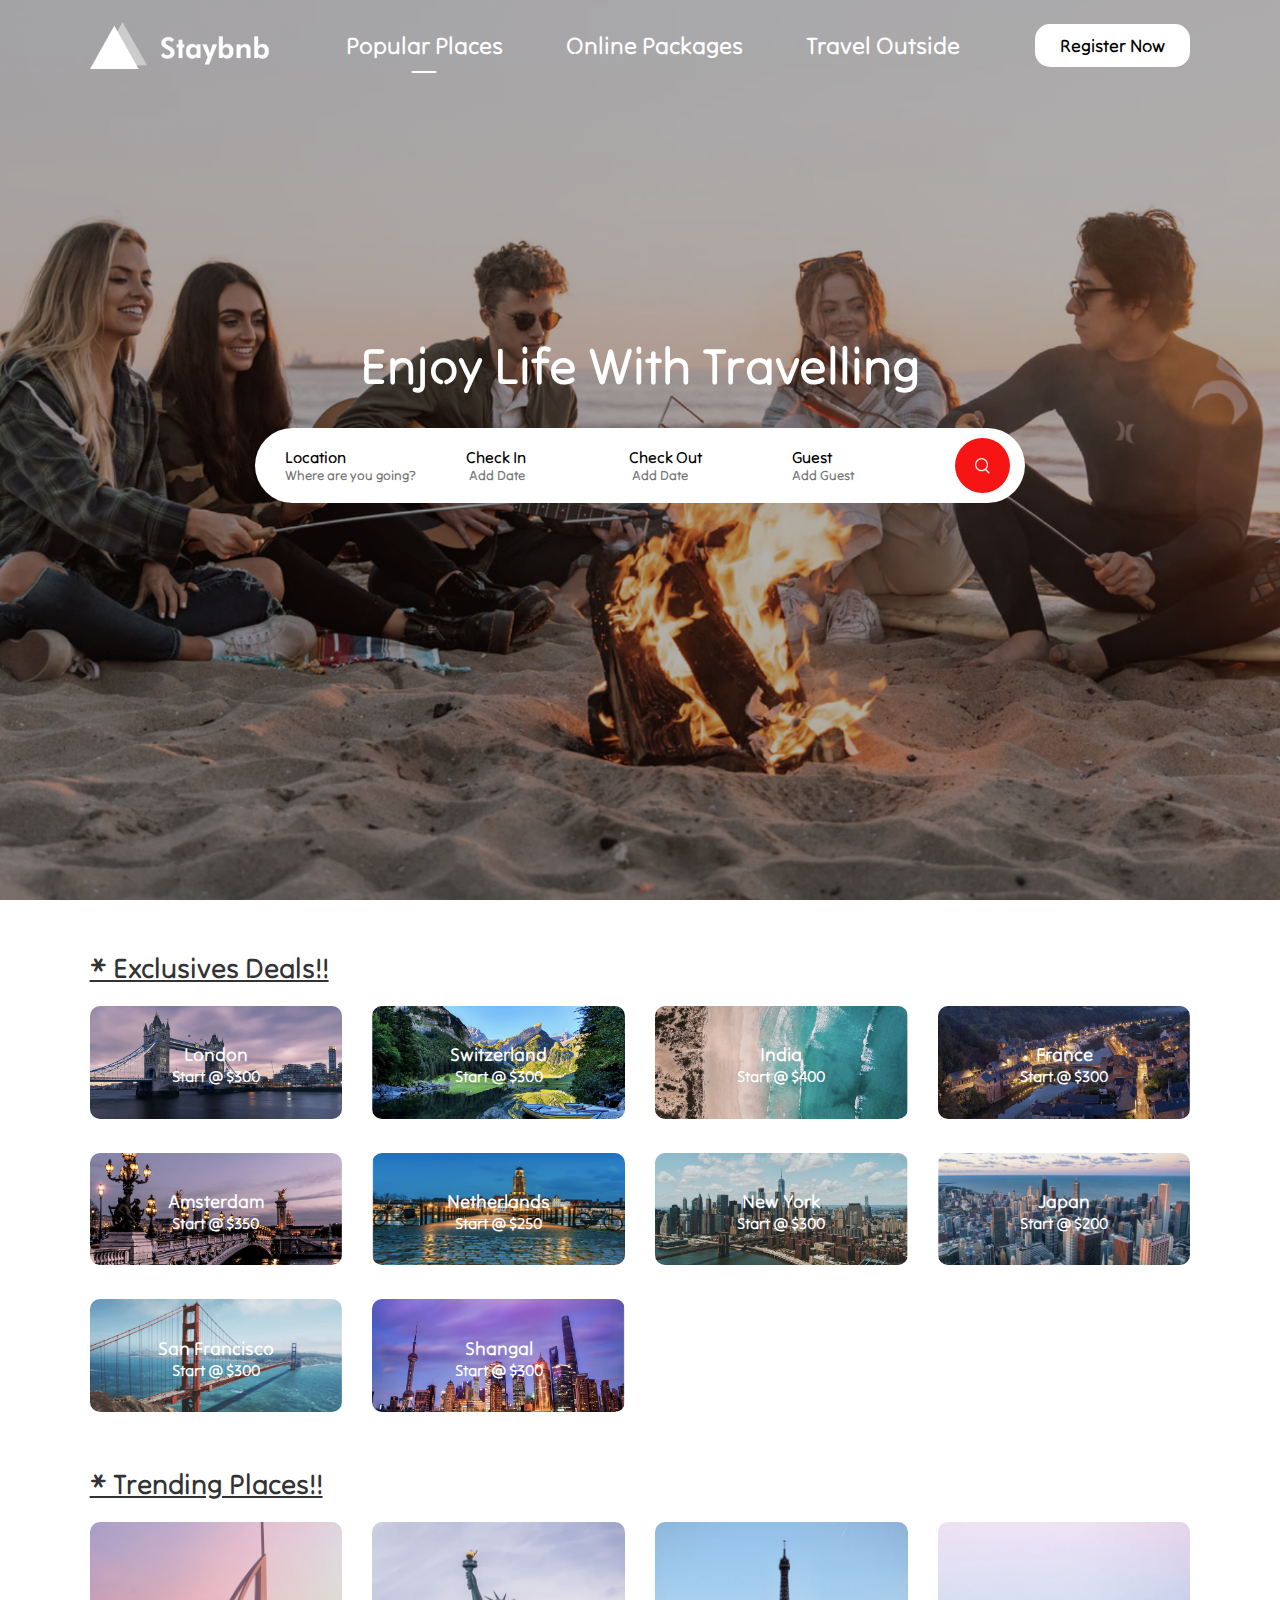
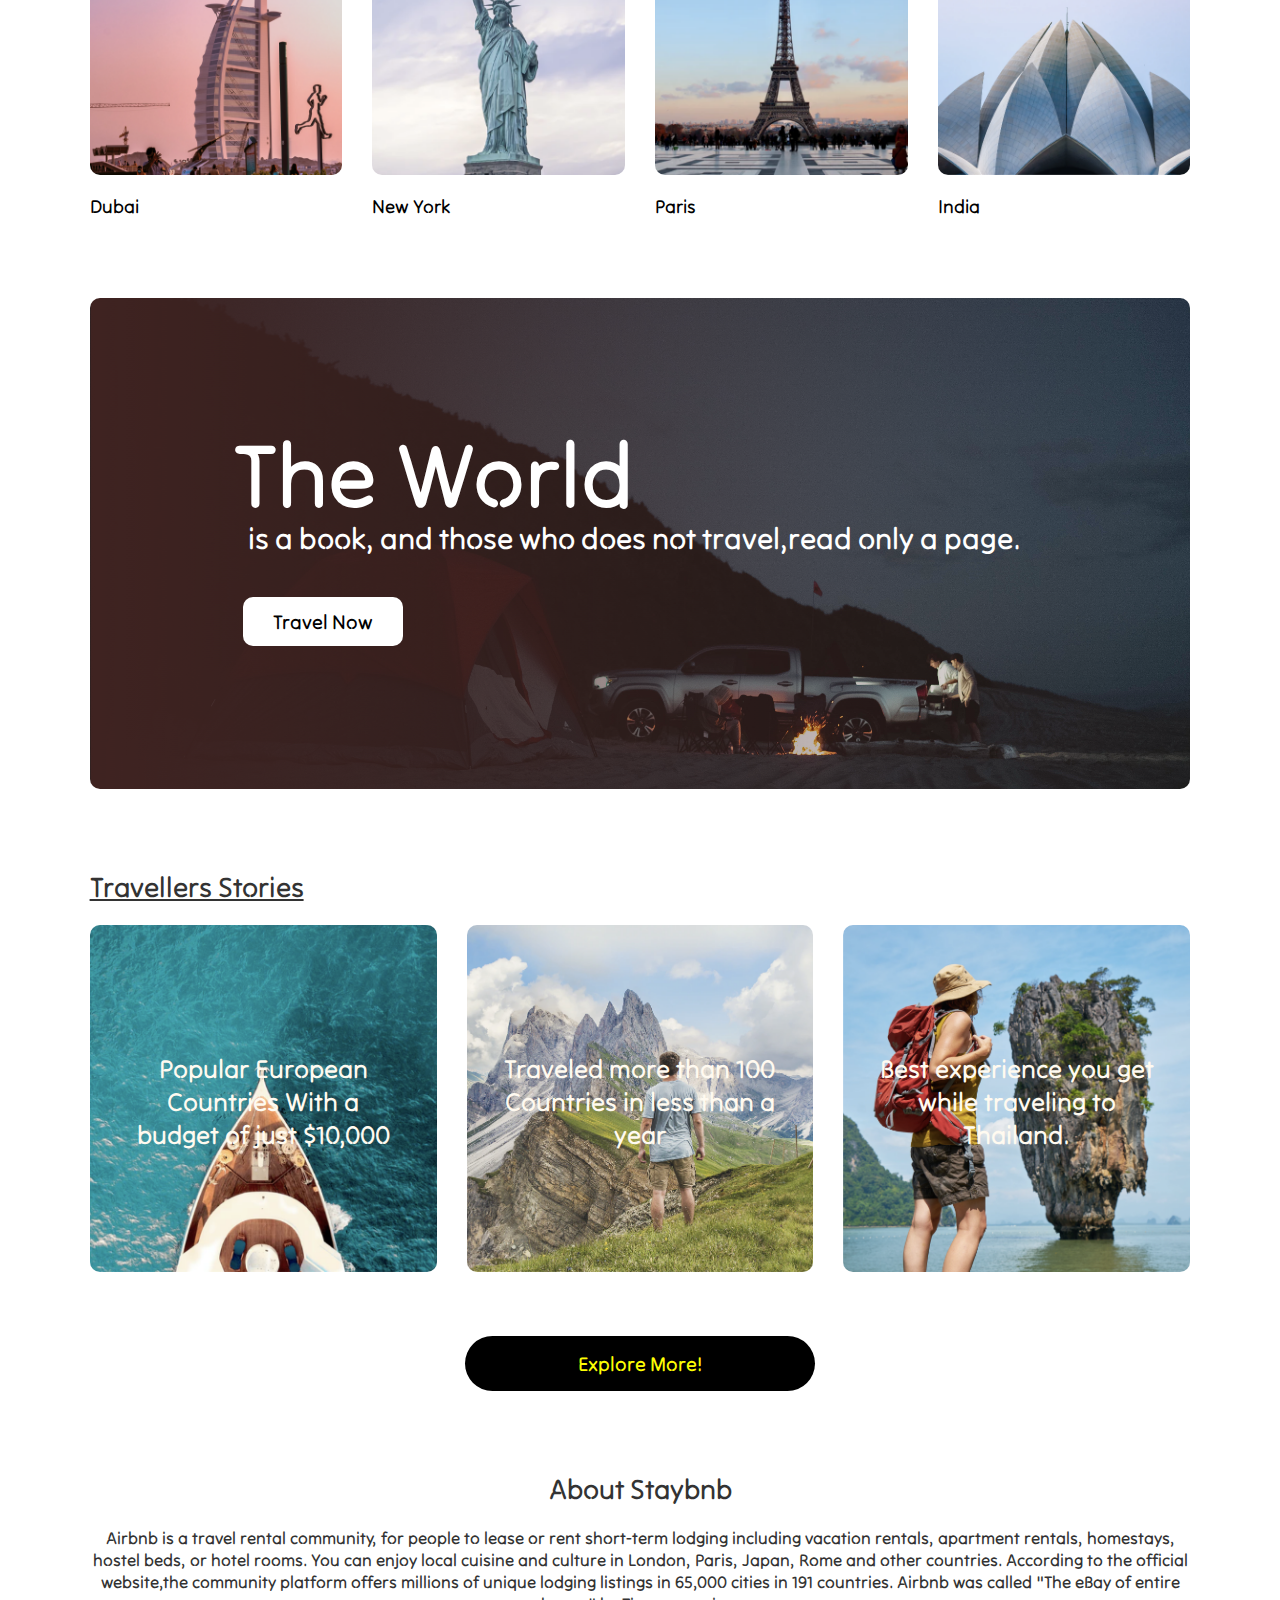
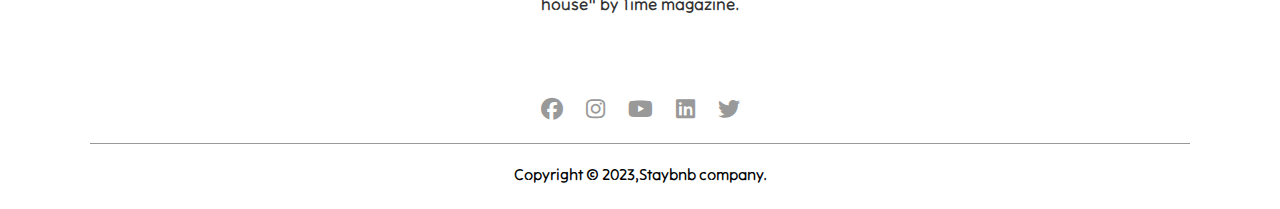
<file: Travel website/index.html>
<!DOCTYPE html>
<html lang="en">
<head>
    <meta charset="UTF-8">
    <meta http-equiv="X-UA-Compatible" content="IE=edge">
    <meta name="viewport" content="width=device-width, initial-scale=1.0">
    <title>MyTravel Website</title>
    <!-- linking the css -->
    <link rel="stylesheet" href="style.css">

    <!-- font awsome cdn -->
    <link rel="stylesheet" href="https://cdnjs.cloudflare.com/ajax/libs/font-awesome/6.3.0/css/all.min.css">

    <!-- google fonts -->
    <link rel="preconnect" href="https://fonts.googleapis.com">
   <link rel="preconnect" href="https://fonts.gstatic.com" crossorigin>
   <link href="https://fonts.googleapis.com/css2?family=Dancing+Script:wght@700&family=Kanit:ital,wght@1,500&family=Noto+Sans:wght@600&family=Poppins:wght@200;400;500;600;700;800;900&family=Racing+Sans+One&family=Tilt+Neon&display=swap" rel="stylesheet">
</head>
<body>
    <div class="header">
        <nav id="navbar">
            <img src="images/logo.png" alt="logo" class="logo">
            <ul class="nav-links">
                <li><a href="#" class="active">Popular Places</a></li>
                <li><a href="index2.html">Online Packages</a></li>
                <li><a href="index3.html">Travel Outside</a></li>
            </ul>
            <a href="#" class="register-btn"> Register Now</a>
            <i class="fa-solid fa-bars" onclick="togglebtn()"></i>
        </nav>
        <div class="container">
            <h1>Enjoy Life With Travelling </h1>
            <div class="search-box">
                <form action="">
                    <div class="location-input">
                        <label for="">Location</label>
                        <input type="text" placeholder="Where are you going? ">
                    </div>
                    <div>
                        <label for="">Check In</label>
                        <input type="text" placeholder=" Add Date">
                    </div>
                    <div>
                        <label for="">Check Out</label>
                        <input type="text" placeholder=" Add Date">
                    </div>
                    <div>
                        <label for="">Guest</label>
                        <input type="text" placeholder="Add Guest">
                    </div>
                    <button type="submit"><img src="images/search.png" alt="search icon"></button>
                </form>
                
            </div>
        </div>
        
    </div>
    <div class="container">
        <h2 class="sub-title">* Exclusives Deals!!</h2>
        <div class="exclusive">
            <div>
                <img src="images/image-1.png" alt="image1">
                <span>
                    <h3>London</h3>
                    <p>Start @ $300</p>
                </span>
            </div>
            <div>
                <img src="images/image-2.png" alt="image2">
                <span>
                    <h3>Switzerland</h3>
                    <p>Start @ $300</p>
                </span>
            </div>
            <div>
                <img src="images/image-3.png" alt="image3">
                <span>
                    <h3>India</h3>
                    <p>Start @ $400</p>
                </span>
            </div>
            <div>
                <img src="images/image-4.png" alt="image4">
                <span>
                    <h3>France</h3>
                    <p>Start @ $300</p>
                </span>
            </div>
            <div>
                <img src="images/image-5.png" alt="image5">
                <span>
                    <h3>Amsterdam</h3>
                    <p>Start @ $350</p>
                </span>
            </div>
            <div>
                <img src="images/image-6.png" alt="image6">
                <span>
                    <h3>Netherlands</h3>
                    <p>Start @ $250</p>
                </span>
            </div>
            <div>
                <img src="images/image-7.png" alt="image7">
                <span>
                    <h3>New York</h3>
                    <p>Start @ $300</p>
                </span>
            </div>
            <div>
                <img src="images/image-8.png" alt="image8">
                <span>
                    <h3>Japan</h3>
                    <p>Start @ $200</p>
                </span>
            </div>
            <div>
                <img src="images/image-9.png" alt="image9">
                <span>
                    <h3>San Francisco</h3>
                    <p>Start @ $300</p>
                </span>
            </div>
            <div>
                <img src="images/image-10.png" alt="image10">
                <span>
                    <h3>Shangal</h3>
                    <p>Start @ $300</p>
                </span>
            </div>
        </div> 

        <h2 class="sub-title">* Trending Places!!</h2>
        <div class="trending">
            <div>
                <img src="images/dubai.png" alt="Dubai">
                <h3>Dubai</h3>
            </div>
            <div>
                <img src="images/new-york.png" alt="New York">
                <h3>New York</h3>
            </div>
            <div>
                <img src="images/paris.png" alt="Paris">
                <h3>Paris</h3>
            </div>
            <div>
                <img src="images/new-delhi.png" alt="India">
                <h3>India</h3>
            </div>
        </div>
        <div class="cta">
            <h3>The World</h3>
            <p>is a book, and those who does not travel,read only a page.</p>
            <a href="#" class="cta-btn">Travel Now</a>
        </div>

        <h2 class="sub-title">Travellers Stories</h2>
        <div class="stories">
            <div>
                <img src="images/story-1.png" alt="story1">
                <p>Popular European Countries With a budget of just $10,000</p>
            </div>
            <div>
                <img src="images/story-2.png" alt="story2">
                <p>Traveled more than 100 Countries in less than a year</p>
            </div>
            <div>
                <img src="images/story-3.png" alt="story3">
                <p>Best experience you get while traveling to Thailand.</p>
            </div>
        </div>
        <a href="#" class="start-btn">Explore More!</a>

        <div class="about-msg">
            <h2>About Staybnb</h2>
            <p>Airbnb is a travel rental community, for people to lease or rent short-term lodging including vacation rentals, apartment rentals, homestays, hostel beds, or hotel rooms. You can enjoy local cuisine and culture in London, Paris, Japan, Rome and other countries. According to the official website,the community platform offers millions of unique lodging listings in 65,000 cities in 191 countries. Airbnb was called "The eBay of entire house" by Time magazine.</p>
        </div>

        <div class="footer">
            <a href="https://www.facebook.com/"><i class="fa-brands fa-facebook"></i></a>
            <a href="https://www.instagram.com/"><i class="fa-brands fa-instagram"></i></a>
            <a href="https://www.youtube.com/"><i class="fa-brands fa-youtube"></i></a>
            <a href="https://www.linkedin.com/"><i class="fa-brands fa-linkedin"></i></a>
            <a href="https://www.twitter.com/"><i class="fa-brands fa-twitter"></i></a>
            <hr>
            <p>Copyright © 2023,Staybnb company. </p>
        </div>
    </div>
    <script>
        var navbar =document.getElementById("navbar");
        function togglebtn(){
            navbar.classList.toggle("hidemenu")
        }
    </script>
</body>
</html>
</file>
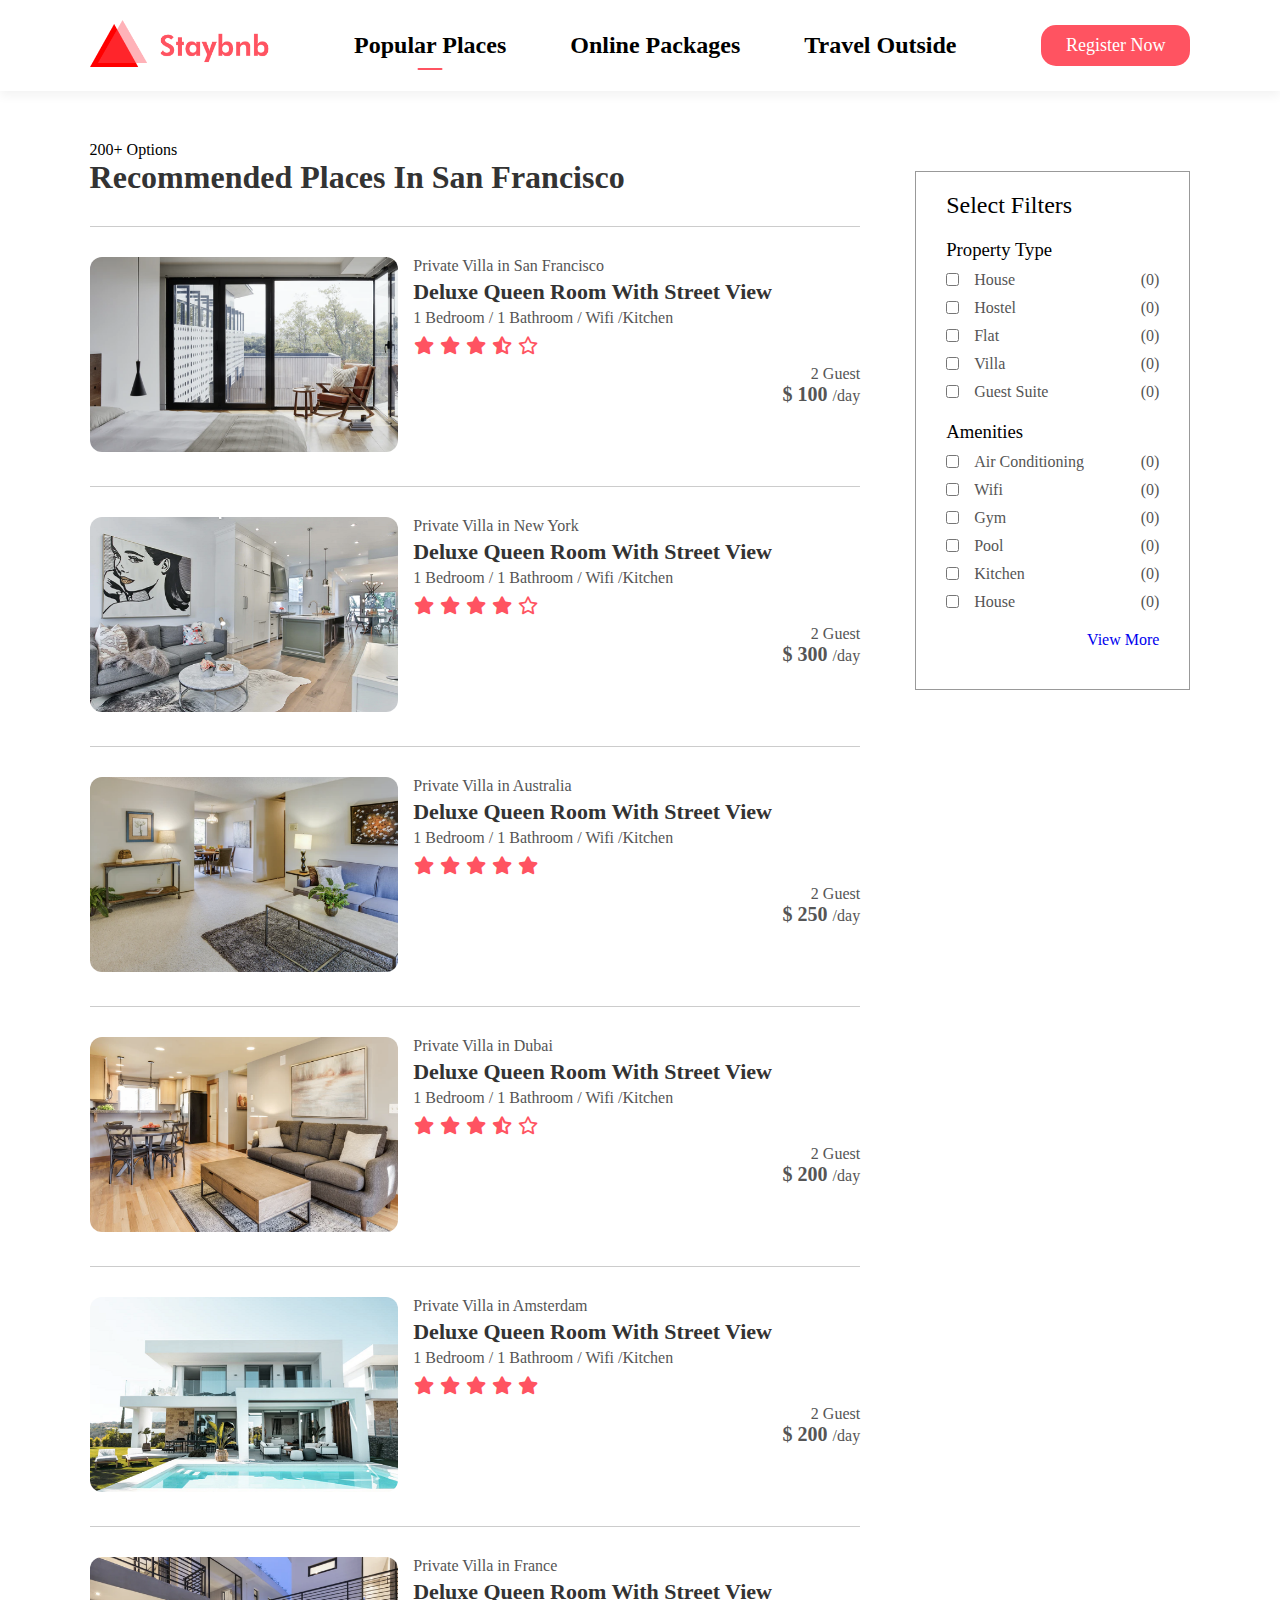
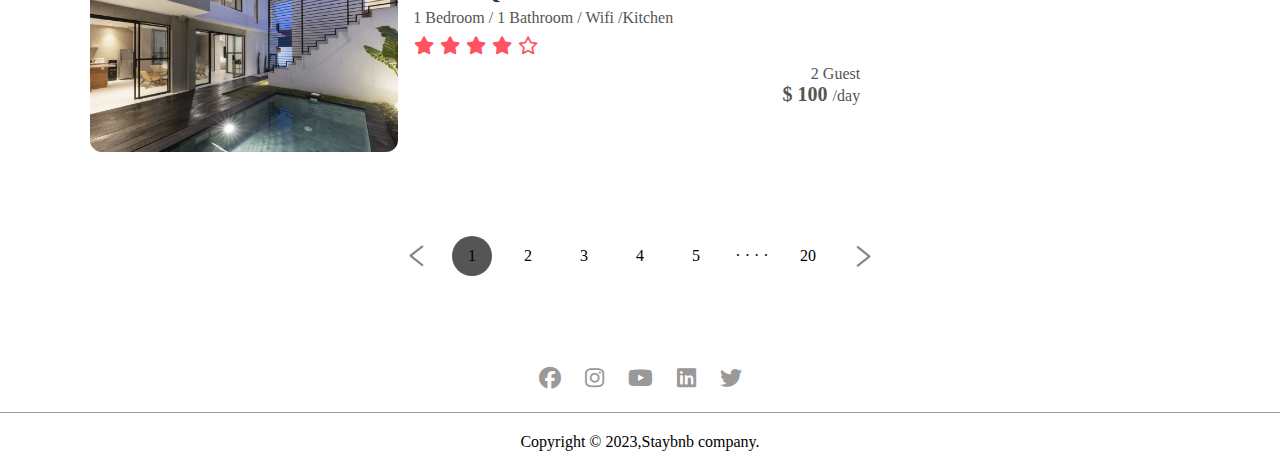
<file: Travel website/index2.html>
<!DOCTYPE html>
<html lang="en">
<head>
    <meta charset="UTF-8">
    <meta http-equiv="X-UA-Compatible" content="IE=edge">
    <meta name="viewport" content="width=device-width, initial-scale=1.0">
    <title>Listing</title>
    <!-- linking the css -->
    <link rel="stylesheet" href="style.css">
    <!-- font awsome cdn -->
     <link rel="stylesheet" href="https://cdnjs.cloudflare.com/ajax/libs/font-awesome/6.3.0/css/all.min.css">
</head>
<body>
    <nav id="navbar" class="navbar-white">
        <a href="index.html"> <img src="images/logo-red.png" alt="logo2" class="logo"></a>
       
        <ul class="nav-links">
            <li><a href="#" class="active">Popular Places</a></li>
            <li><a href="index2.html">Online Packages</a></li>
            <li><a href="index3.html">Travel Outside</a></li>
        </ul>
        <a href="#" class="register-btn"> Register Now</a>
        <i class="fa-solid fa-bars" onclick="togglebtn()"></i>
    </nav>
<div class="container">

    <div class="list-cont">
        <div class="left-col">
            <p>200+ Options</p>
            <h1>Recommended Places In San Francisco</h1>
            <div class="house">
                <div class="house-img">
                    <img src="images/image-s1.png" alt="">
                </div>
                <div class="house-info">
                    <p>Private Villa in San Francisco</p>
                    <h3>Deluxe Queen Room With Street View</h3>
                    <p>1 Bedroom / 1 Bathroom / Wifi /Kitchen</p>
                    <i class="fa-solid fa-star"></i>
                    <i class="fa-solid fa-star"></i>
                    <i class="fa-solid fa-star"></i>
                    <i class="fa-solid fa-star-half-stroke"></i>
                    <i class="fa-regular fa-star"></i>
                    <div class="house-price">
                        <p>2 Guest</p>
                        <h4>$ 100  <span>/day</span></h4>
                    </div>
                </div>
            </div>
            <div class="house">
                <div class="house-img">
                    <img src="images/image-s2.png" alt="">
                </div>
                <div class="house-info">
                    <p>Private Villa in New York</p>
                    <h3>Deluxe Queen Room With Street View</h3>
                    <p>1 Bedroom / 1 Bathroom / Wifi /Kitchen</p>
                    <i class="fa-solid fa-star"></i>
                    <i class="fa-solid fa-star"></i>
                    <i class="fa-solid fa-star"></i>
                    <i class="fa-solid fa-star"></i>
                    <i class="fa-regular fa-star"></i>
                    <div class="house-price">
                        <p>2 Guest</p>
                        <h4>$ 300  <span>/day</span></h4>
                    </div>
                </div>
            </div>
            <div class="house">
                <div class="house-img">
                    <img src="images/image-s3.png" alt="">
                </div>
                <div class="house-info">
                    <p>Private Villa in Australia</p>
                    <h3>Deluxe Queen Room With Street View</h3>
                    <p>1 Bedroom / 1 Bathroom / Wifi /Kitchen</p>
                    <i class="fa-solid fa-star"></i>
                    <i class="fa-solid fa-star"></i>
                    <i class="fa-solid fa-star"></i>
                    <i class="fa-solid fa-star"></i>
                    <i class="fa-solid fa-star"></i>
                    
                    <div class="house-price">
                        <p>2 Guest</p>
                        <h4>$ 250  <span>/day</span></h4>
                    </div>
                </div>
            </div>
            <div class="house">
                <div class="house-img">
                    <img src="images/image-s4.png" alt="">
                </div>
                <div class="house-info">
                    <p>Private Villa in Dubai</p>
                    <h3>Deluxe Queen Room With Street View</h3>
                    <p>1 Bedroom / 1 Bathroom / Wifi /Kitchen</p>
                    <i class="fa-solid fa-star"></i>
                    <i class="fa-solid fa-star"></i>
                    <i class="fa-solid fa-star"></i>
                    <i class="fa-solid fa-star-half-stroke"></i>
                    <i class="fa-regular fa-star"></i>
                    <div class="house-price">
                        <p>2 Guest</p>
                        <h4>$ 200  <span>/day</span></h4>
                    </div>
                </div>
            </div>
            <div class="house">
                <div class="house-img">
                    <img src="images/image-s5.png" alt="">
                </div>
                <div class="house-info">
                    <p>Private Villa in Amsterdam</p>
                    <h3>Deluxe Queen Room With Street View</h3>
                    <p>1 Bedroom / 1 Bathroom / Wifi /Kitchen</p>
                    <i class="fa-solid fa-star"></i>
                    <i class="fa-solid fa-star"></i>
                    <i class="fa-solid fa-star"></i>
                    <i class="fa-solid fa-star"></i>
                    <i class="fa-solid fa-star"></i>
                    
                    <div class="house-price">
                        <p>2 Guest</p>
                        <h4>$ 200  <span>/day</span></h4>
                    </div>
                </div>
            </div>
            <div class="house">
                <div class="house-img">
                    <img src="images/image-s6.png" alt="">
                </div>
                <div class="house-info">
                    <p>Private Villa in France</p>
                    <h3>Deluxe Queen Room With Street View</h3>
                    <p>1 Bedroom / 1 Bathroom / Wifi /Kitchen</p>
                    <i class="fa-solid fa-star"></i>
                    <i class="fa-solid fa-star"></i>
                    <i class="fa-solid fa-star"></i>
                    <i class="fa-solid fa-star"></i>
                    <i class="fa-regular fa-star"></i>
                    <div class="house-price">
                        <p>2 Guest</p>
                        <h4>$ 100  <span>/day</span></h4>
                    </div>
                </div>
            </div>
            
        </div>
        <div class="right-col">
            <div class="sidebar">
                <h2>Select Filters</h2>
                <h3>Property Type</h3>
                <div class="filter">
                    <input type="checkbox"> <p>House</p> <span>(0)</span>
                </div>
                <div class="filter">
                    <input type="checkbox"> <p>Hostel</p> <span>(0)</span>
                </div>
                <div class="filter">
                    <input type="checkbox"> <p>Flat</p> <span>(0)</span>
                </div>
                <div class="filter">
                    <input type="checkbox"> <p>Villa</p> <span>(0)</span>
                </div>
                <div class="filter">
                    <input type="checkbox"> <p>Guest Suite</p> <span>(0)</span>
                </div>
                <h3>Amenities</h3>
                <div class="filter">
                    <input type="checkbox"> <p>Air Conditioning</p> <span>(0)</span>
                </div>
                <div class="filter">
                    <input type="checkbox"> <p>Wifi</p> <span>(0)</span>
                </div>
                <div class="filter">
                    <input type="checkbox"> <p>Gym</p> <span>(0)</span>
                </div>
                <div class="filter">
                    <input type="checkbox"> <p>Pool</p> <span>(0)</span>
                </div>
                <div class="filter">
                    <input type="checkbox"> <p>Kitchen</p> <span>(0)</span>
                </div>
                
                <div class="filter">
                        <input type="checkbox"> <p>House</p> <span>(0)</span>
                    </div>
                    <div class="side-bar-link">
                        <a href="#">View More</a>
                    </div>
                </div>
            </div>
        </div>
    </div>


<div class="pagination">
    <img src="images/arrow.png" alt="">
    <span class="current">1</span>
    <span>2</span>
    <span>3</span>
    <span>4</span>
    <span>5</span>
    <span>&middot; &middot; &middot; &middot;</span>
    <span>20</span>
    <img src="images/arrow.png" alt="" class="right-arrow">
</div>









    <div class="footer">
        <a href="https://www.facebook.com/"><i class="fa-brands fa-facebook"></i></a>
        <a href="https://www.instagram.com/"><i class="fa-brands fa-instagram"></i></a>
        <a href="https://www.youtube.com/"><i class="fa-brands fa-youtube"></i></a>
        <a href="https://www.linkedin.com/"><i class="fa-brands fa-linkedin"></i></a>
        <a href="https://www.twitter.com/"><i class="fa-brands fa-twitter"></i></a>
        <hr>
        <p>Copyright © 2023,Staybnb company. </p>
    </div>
</div>
    

<script>
    var navbar =document.getElementById("navbar");
    function togglebtn(){
        navbar.classList.toggle("hidemenu")
    }
</script>
</body>
</html>
</file>
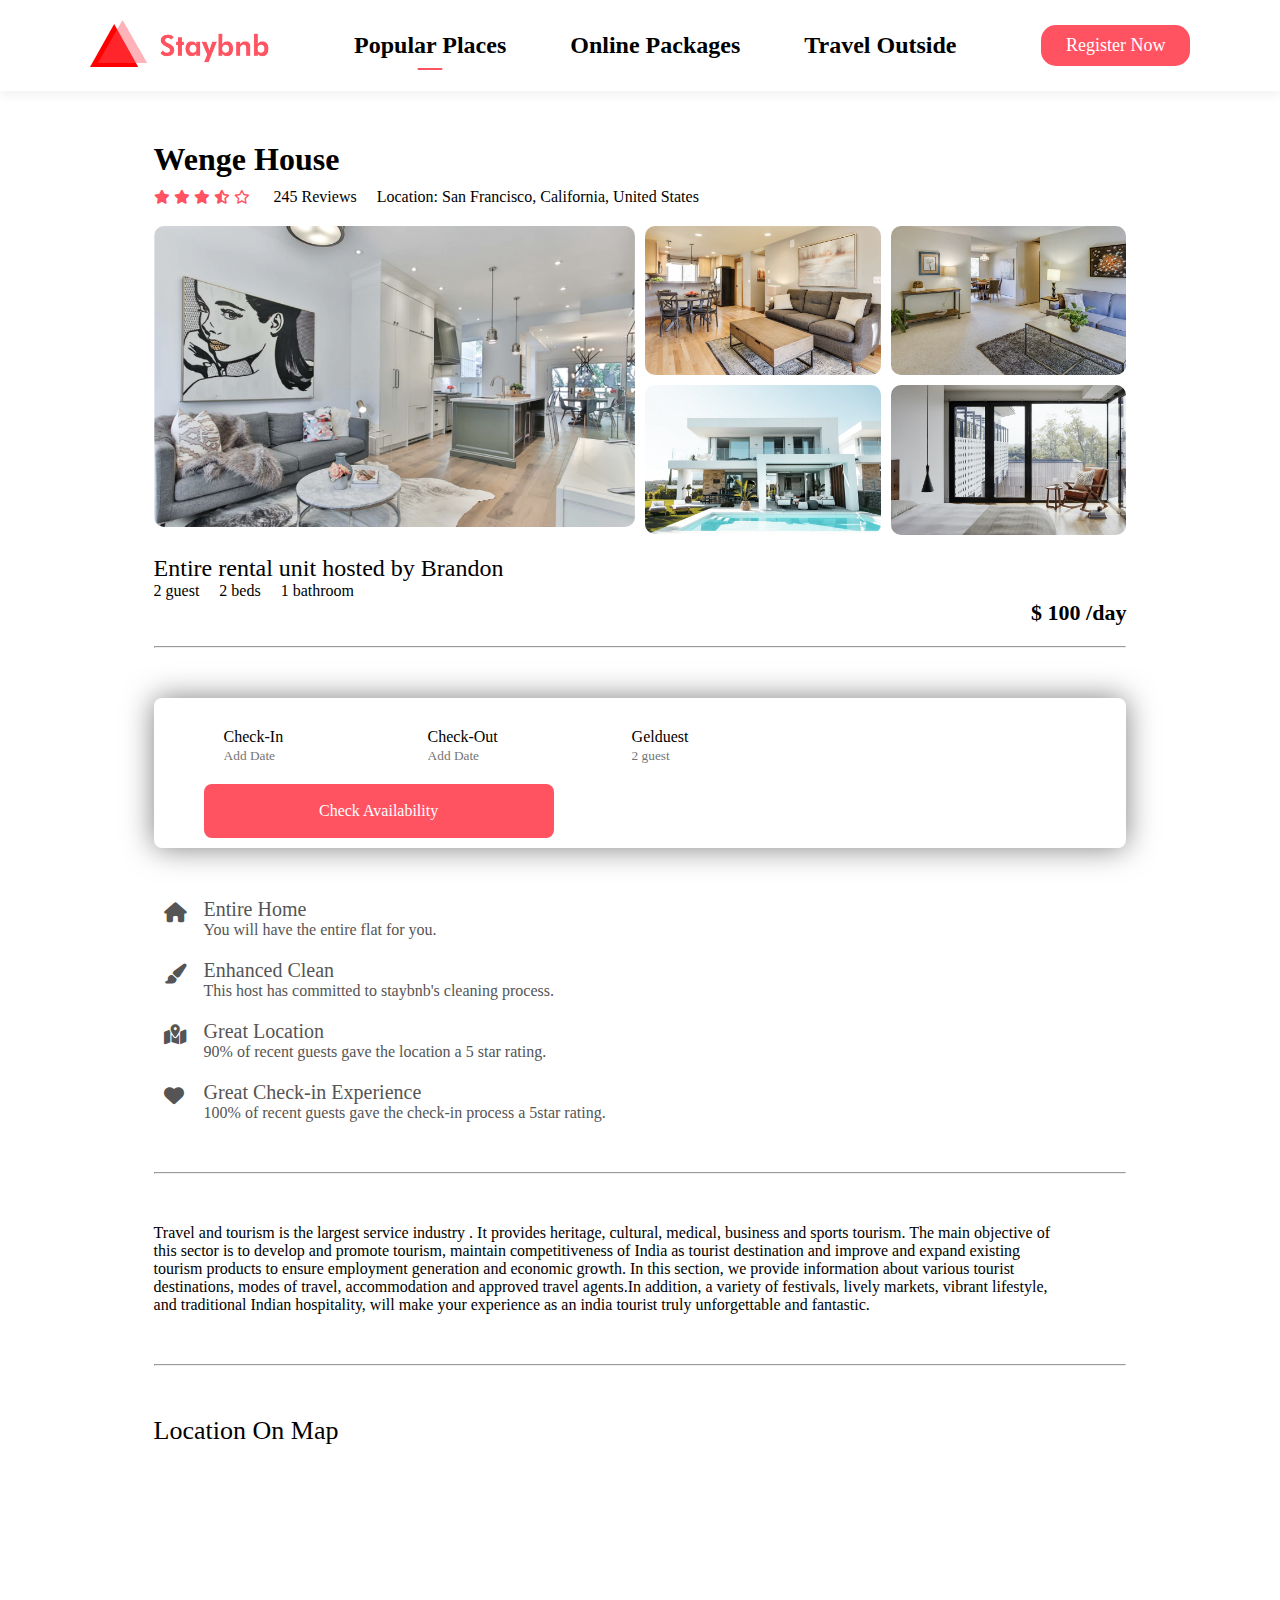
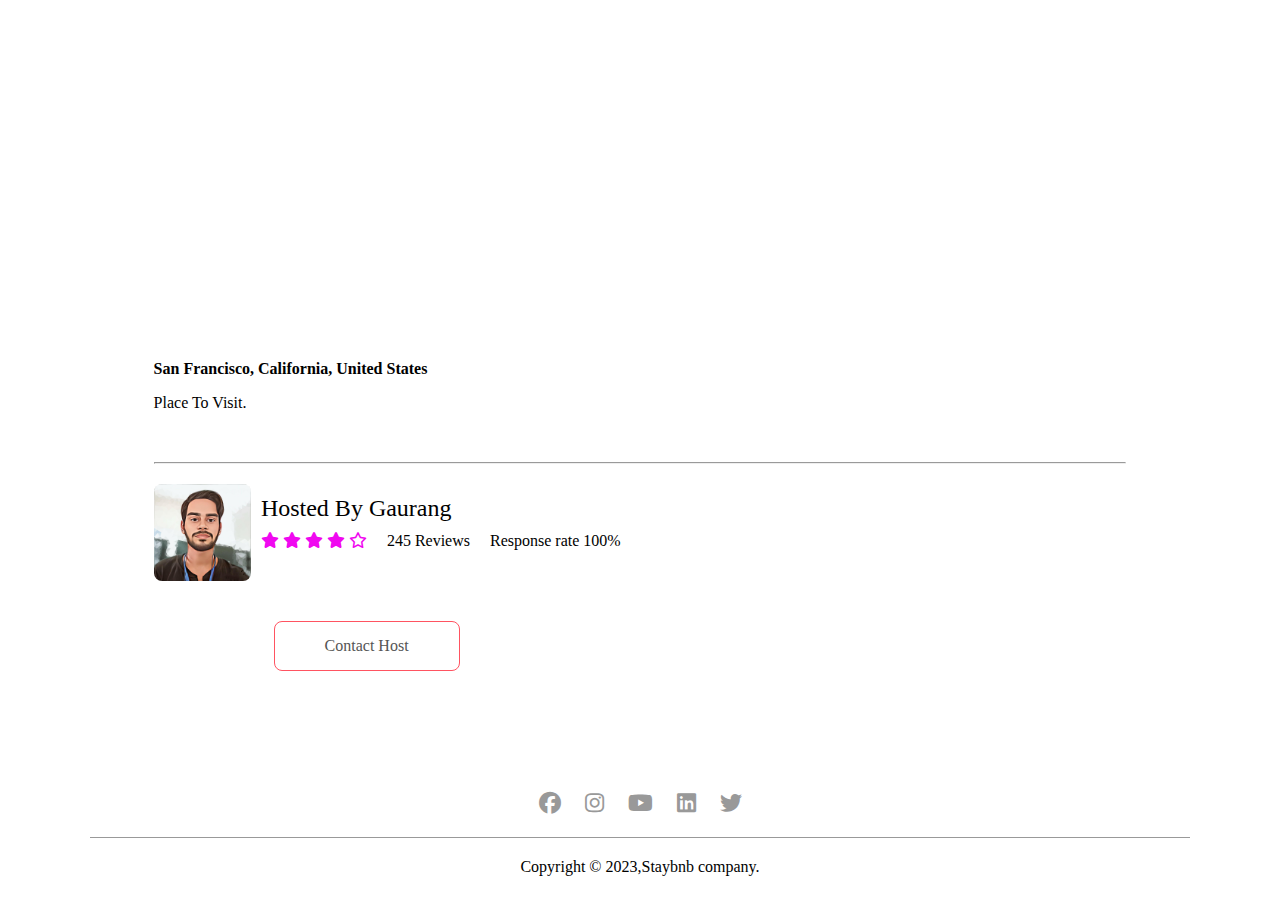
<file: Travel website/index3.html>
<!DOCTYPE html>
<html lang="en">
<head>
    <meta charset="UTF-8">
    <meta http-equiv="X-UA-Compatible" content="IE=edge">
    <meta name="viewport" content="width=device-width, initial-scale=1.0">
    <title>House Detail Page</title>
    <link rel="stylesheet" href="style.css">
    <!-- font awsome cdn -->
    <link rel="stylesheet" href="https://cdnjs.cloudflare.com/ajax/libs/font-awesome/6.3.0/css/all.min.css">
</head>
<body>
    <nav id="navbar" class="navbar-white">
        <a href="index.html"><img src="images/logo-red.png" alt="logo2" class="logo"></a>
        
        <ul class="nav-links">
            <li><a href="#" class="active">Popular Places</a></li>
            <li><a href="index2.html"> Online Packages</a></li>
            <li><a href="index3.html">Travel Outside</a></li>
        </ul>
        <a href="#" class="register-btn"> Register Now</a>
        <i class="fa-solid fa-bars" onclick="togglebtn()"></i>
    </nav>

    <div class="house-detail">
        <div class="house-title">
            <h1>Wenge House</h1>
            <div class="row">
                <div>
                    <i class="fa-solid fa-star"></i>
                    <i class="fa-solid fa-star"></i>
                    <i class="fa-solid fa-star"></i>
                    <i class="fa-solid fa-star-half-stroke"></i>
                    <i class="fa-regular fa-star"></i>
                    <span>245 Reviews</span>
                </div>
                <div>
                    <p>Location: San Francisco, California, United States</p>
                </div>
            </div>
        </div>
        <div class="gallery">
            <div class="gallery-img1">
                <img src="images/house-1.png" alt="">
            </div>
            <div class="gallery-img2">
                <img src="images/house-2.png" alt="">
            </div>
            <div class="gallery-img3">
                <img src="images/house-3.png" alt="">
            </div>
            <div class="gallery-img4">
                <img src="images/house-4.png" alt="">
            </div>
            <div class="gallery-img5">
                <img src="images/house-5.png" alt="">
            </div>
        </div>
        <div class="small-details">
            <h2>Entire rental unit hosted by Brandon</h2>
            <p>2 guest &nbsp; &nbsp; 2 beds &nbsp; &nbsp; 1 bathroom</p>
            <h4> $ 100 /day</h4>
        </div>
        <hr class="lines">
        <form action="" class="check-form">
            <div>
                <label>Check-In</label>
                <input type=" text" placeholder="Add Date">
            </div>
            <div>
                <label>Check-Out</label>
                <input type=" text" placeholder="Add Date">
            </div>
            <div class="guest-filed">
                <label>Gelduest</label>
                <input type=" text" placeholder="2 guest">
            </div>
            <button type="submit">Check Availability</button>
        </form>

        <ul class="detail-list">
            <li><i class="fa-solid fa-house"></i>Entire Home
                <span>You will have the entire flat for you.</span>
            </li>
            <li><i class="fa-solid fa-paintbrush"></i>Enhanced Clean
                <span>This host has committed to staybnb's cleaning process.</span>
            </li>
            <li><i class="fa-solid fa-map-location-dot"></i>Great Location
                <span>90% of recent guests gave the location a 5 star rating.</span>
            </li>
            <li><i class="fa-solid fa-heart"></i>Great Check-in Experience
                <span>100% of recent guests gave the check-in process a 5star rating.</span>

            </li>
        </ul>
        <hr class="lines">


        <p class="home-desc">Travel and tourism is the largest service industry . It provides heritage, cultural, medical, business and sports tourism. The main objective of this sector is to develop and promote tourism, maintain competitiveness of India as tourist destination and improve and expand existing tourism products to ensure employment generation and economic growth. In this section, we provide information about various tourist destinations, modes of travel, accommodation and approved travel agents.In addition, a variety of festivals, lively markets, vibrant lifestyle, and traditional Indian hospitality, will make your experience as an india tourist truly unforgettable and fantastic.</p>
        <hr class="lines">

        <div class="map">
            <h3>Location On Map</h3>
            <iframe src="https://www.google.com/maps/embed?pb=!1m18!1m12!1m3!1d12616.560695090657!2d-122.45760087389057!3d37.763311307136576!2m3!1f0!2f0!3f0!3m2!1i1024!2i768!4f13.1!3m3!1m2!1s0x808f7dfe17c93019%3A0xc2fd87b9738fb652!2sTank%20Hill!5e0!3m2!1sen!2sin!4v1678634084133!5m2!1sen!2sin" width="600" height="450" style="border:0;" allowfullscreen="" loading="lazy" referrerpolicy="no-referrer-when-downgrade"></iframe>
            <b>San Francisco, California, United States</b>
            <p>Place To Visit.</p>
        </div>
        <hr>
        <div class="host"> 
            <img src="images/IMG-20220302-WA0011.jpg" alt="">
            <div>
                <h2>Hosted By Gaurang</h2>
                <p><span>
                    <i class="fa-solid fa-star"></i>
                    <i class="fa-solid fa-star"></i>
                    <i class="fa-solid fa-star"></i>
                    <i class="fa-solid fa-star"></i>
                    <i class="fa-regular fa-star"></i>
                </span>&nbsp; &nbsp; 245 Reviews &nbsp; &nbsp; Response rate 100%</p>
            </div>
        </div>
        <a href="#" class="contact-host">Contact Host</a>
    </div>

<div class="container">
    <div class="footer">
        <a href="https://www.facebook.com/"><i class="fa-brands fa-facebook"></i></a>
        <a href="https://www.instagram.com/"><i class="fa-brands fa-instagram"></i></a>
        <a href="https://www.youtube.com/"><i class="fa-brands fa-youtube"></i></a>
        <a href="https://www.linkedin.com/"><i class="fa-brands fa-linkedin"></i></a>
        <a href="https://www.twitter.com/"><i class="fa-brands fa-twitter"></i></a>
        <hr>
        <p>Copyright © 2023,Staybnb company. </p>
    </div>
</div>

   

    

<script>
    var navbar =document.getElementById("navbar");
    function togglebtn(){
        navbar.classList.toggle("hidemenu")
    }
 </script>
</body>
</html>
</file>
<file: Travel website/style.css>
*{
    margin: 0;
    padding: 0;
    box-sizing: border-box;
    font-family: 'Dancing Script', cursive;
    font-family: 'Kanit', sans-serif;
    font-family: 'Noto Sans', sans-serif;
    font-family: 'Poppins', sans-serif;
    font-family: 'Racing Sans One', cursive;
    font-family: 'Tilt Neon', cursive;
}
.header{
    min-height: 100vh;
    width: 100%;
    background-image: linear-gradient(rgba(0,0,0,0.3) ,rgba(0,0,0,0.3)),url(images/banner.png);
    background-size: cover;
    animation:slider 9s infinite linear;
    background-position: center;
}
@keyframes slider{
    0%{
        background-image: linear-gradient(rgba(0,0,0,0.3) ,rgba(0,0,0,0.3)),url(images/banner.png);
    }
    35%{
        background-image: linear-gradient(rgba(0,0,0,0.3) ,rgba(0,0,0,0.3)),url(images/pexels-andrei-tanase-1271619.jpg);
    }
    70%{
        background-image: linear-gradient(rgba(0,0,0,0.3) ,rgba(0,0,0,0.3)),url(images/pexels-kyle-loftus-2734521.jpg);
    }
    100%{
        background-image: linear-gradient(rgba(0,0,0,0.3) ,rgba(0,0,0,0.3)),url(images/pexels-te-lensfix-1371360.jpg);
    }
}
nav{
    display: flex;
    justify-content:space-between ;
    align-items: center;
    padding: 20px 7%;
    
}
.logo{
    width: 180px;
    cursor: pointer;
}
.nav-links li{
    display: inline-block;
    list-style: none;
    margin: 10px 30px;
}
.nav-links li a{
    text-decoration: none;
    color: #fff;
    font-size: 1.5rem;
    font-weight: 600;
}
.nav-links li a:hover{
    
    color: #fff;
    font-size: 1.5rem;
    transform: scale(1.1);      
}

.register-btn{
background: #fff;
text-decoration: none;
color: black;
padding: 10px 25px;
font-size: 18px;
font-weight: 500;
border-radius: 15px;
}
.register-btn:hover{
    transform: scale(1.1);
    background-color: black;
    color: yellow;
}
.container{
    padding: 0 7%;
}
.header h1{
    font-size: 4vw;
    font-weight: 600;
    color: #fff;
    text-align: center;
    padding-top: 22%;
}
.search-box{
    background: #fff;
    width: 70%;
    margin: 30px auto;
    padding:10px 15px 10px 30px;
    border-radius: 50px;
}
.search-box form{
    display: flex;
    align-items: center;
    flex-wrap: wrap;
}
.search-box form input{
    display: block;
    border: none;
    outline: none;
    background: transparent;
}
.search-box form button{
    background:#f50404ef;
    width: 55px;
    height: 55px;
    border-radius: 50%;
    border: none;
    outline: none;
    cursor: pointer;
}
.search-box form button img{
    width: 15px;
    margin-top: 5px;
}
.search-box form button:hover{
    transform: scale(1.1);
}
.location-input{
    flex: 1;
}
.search-box form label{
font-weight: 900;
}

/* Exclusive */
.sub-title{
    margin:50px 0 20px ;
    font-size: 2.2vw;
    font-weight: 700;
    color: #333;
    text-decoration: underline ;
}
.exclusive{
display: grid;
grid-template-columns: repeat(auto-fit, minmax(200px, 1fr));
grid-gap: 30px;
}
.exclusive div img{
    width: 100%;
    border-radius: 10px;
}
.exclusive div img:hover{
    transform: scale(1.1);
}
.exclusive div {
    position: relative;
}
.exclusive div span{
    position: absolute;
    top: 50%;
    left: 50%;
    transform: translate(-50%,-50%);
    text-align: center;
    color: #fff;
    font-weight: 900;
}
.exclusive div span:hover{
color: yellow;
background: black;
padding: 10px;
}


/* Trending places */
.trending{
    display: grid;
    grid-template-columns: repeat(auto-fit,minmax(200px, 1fr));
    grid-gap: 30px;
    margin-bottom: 30px;
}
.trending div img{
    width: 100%;
    border-radius: 10px;
}
.trending div img:hover{
    transform: scale(1.1);
}
.trending h3{
    font-weight: 800;
    margin-top: 15px;
}

/* call to action */
.cta{
    margin: 80px 0;
    background-image: linear-gradient(to right, #3f2321, transparent) , url(images/pexels-dziana-hasanbekava-5480736.jpg);
    background-size: cover;
    background-position: center;
    border-radius: 10px;
    padding: 13% ;
    color: #fff;
}
.cta h3{
    font-size: 90px;
    font-weight: 600;
    line-height: 5.3vw
}
.cta p{
    font-size: 30px;
    margin: 10px 0;
    margin-left: 15px;
}
.cta-btn{
    background: #fff;
    font-size: 20px;
    text-decoration: none;
    padding: 12px 30px;
    border-radius: 10px;
    color: black;
     margin-top: 30px;
     display: inline-block;
     margin-left: 10px;
}
.cta-btn:hover{
    transform: scale(1.1);
    background: #000;
    color: #fdfd04;
}



/* Traveller stories */
.stories{
    display: grid;
    grid-template-columns: repeat(auto-fit,minmax(200px, 1fr));
    grid-gap: 30px;
    margin-bottom: 30px;
}
.stories div img{
    width: 100%;
    border-radius:10px ;
}
.stories div{
    position: relative;
    text-align: center;
}
.stories p{
    width: 80%;
    position: absolute;
    top: 50%;
    left: 50%;
    transform: translate(-50%,-50%);
    color: #fffaf0;
    font-size: 26px;
    font-weight: bolder;
}
.stories p:hover{
    background: #000;
    color: #fdfd04;
}

.start-btn{
    text-decoration: none;
    background: black;
    color: #fdfd04;
    width: 80%;
    max-width: 350px;
    display: block;
    text-align: center;
    margin: 60px auto;
    padding: 15px;
    border-radius: 30px;
    font-size: 20px;
}
.start-btn:hover{
    transform: scale(1.1);
}


/* about-msg */
.about-msg{
    text-align: center;
    margin: 80px 0;
    color: #333;
    font-size: 17px;
}
.about-msg h2{
    font-size: 28px;
    margin-bottom: 20px;
    font-weight: 600;
}

/* footer */

.footer{
   margin: 80px 0 10px;
   text-align: center; 

}
.footer a{
    text-decoration: none;
    color: #999;
    font-size: 22px;
    margin: 0 10px;
}
.footer hr{
    background: #999;
    height: 1px;
    width: 100%;
    border: 0;
    margin: 20px 0;
}
.footer p{
    padding-bottom: 15px;
}
.active{
    position: relative;
}
.active::after{
    content:'';
    background: #fff;
    width: 25px;
    height: 2px;
    position: absolute;
    left: 50%;
    transform: translateX(-50%);
    bottom: -12px;
    border-radius: 2px;
}

nav .fa-solid{
    display: none;
}

/* for small screen devices */

@media only screen and (max-width:700px){

    .logo{
        position: fixed;
        top: 4%;
        left: 7%;
        
    }
    nav{
        position: fixed;
        top: 0;
        z-index: 100;
        display: inline-block;
        width: 100%;
        padding: 100px 7% 0;
        background: #000;
        text-align: right;
        max-height: 100px;
        overflow: hidden;
        transition: max-height 0.5s;
    }
    nav .nav-links li{
        margin: 10px 0;
        display: block;
    }
    .register-btn{
        margin: 15px 0 30px;
        display: inline-block;
    }
    nav .fa-solid{
        display: block;
        position: fixed;
        top: 4%;
        right: 7%;
        color: #fff;
        font-size: 28px;
    }
    .active::after{
        
        left: -40px;
        transform: translate(0,50%);
        bottom: 50%;
        
    }
    .hidemenu{
        max-height: 300px;
    }
    .header h1{
        font-size: 7vw;
        padding-top: 200px;
        
    }
    .search-box{
        width: 90%;
        margin: 30px auto;
        padding: 20px 10px 30px;
        border-radius: 5px;
        position: relative;
    }
    .search-box form{
        display: block;
    }
    .search-box form input{
        border-bottom: 1px solid #add;
        width: 100%;
        margin-bottom: 20px;
        margin-top: 10px;
        padding-bottom: 10px;
    }
    .search-box form button{
        position: absolute;
        bottom: 0;
        left: 50%;
        transform: translate(-50%,50%);
    }
    .sub-title{
        font-size: 25px;
    }
    .cta h3{
        font-size: 35px;
    }
    .cta p{
        font-size: 18px;
        margin-left: 0;
        padding-top: 10px;
    }
    .cta-btn{
        margin-left: 0;
    
    }



}




/* listing page2 */

.navbar-white{
    background: #fff;
    box-shadow: 0 5px 10px rgba(0,0,0,0.05);
}
.navbar-white .nav-links li a{
    color: #000;
}
.navbar-white .register-btn{
    background: #ff5361;
    color: #fff;
}
nav.navbar-white .fa-solid{
    color: #000;
}
.navbar-white .active::after{
    background: #ff5361;
}

.list-cont{
    margin-top: 50px;
    display: flex;
    flex-wrap: wrap;
    justify-content: space-between;
}
.left-col{
    flex-basis: 70%;
}
.right-col{
    flex-basis: 25%;
}
.left-col h1{
    color: #333;
    font-weight: 600;
    margin-bottom: 30px;
}
.house{
    display: flex;
    justify-content: space-between;
    flex-wrap: wrap;
    padding: 30px 0;
    border-top: 1px solid #ccc;
}
.house-img{
    flex-basis: 40%;
}
.house-info{
    flex-basis: 58%;
    color: #555;
}
.house-img img{
    width: 100%;
    border-radius: 12px;
}
.house-info h3{
    font-weight: 600;
    font-size: 22px;
    color: #333;
    margin: 4px 0;
}
.house-info i{
    color: #ff5361;
    font-size: 18px;
    margin: 10px 1px;
}
.house-price{
    text-align: right;
}
.house-price h4{
    font-size: 20px;
}
.house-price span{
    font-size: 16px;
    font-weight: 500;
}

/* right col */

.sidebar{
    border: 1px solid #999;
    padding: 20px 30px;
    margin-top: 30px;
}
.sidebar h2{
    font-weight: 500;
}
.sidebar h3{
    font-weight: 500;
    margin: 20px 0 10px;
}
.filter{
    display: flex;
    align-items: center;
    color: #555;
    margin-bottom: 10px;
}
.filter p{
    flex: 1;
}
.filter input{
    margin-right: 15px;
    cursor: pointer;
}
.side-bar-link{
    text-align: right;
    margin: 20px 0;
}
.side-bar-link a{
    text-decoration: none;
}

.pagination{
    display: flex;
    align-items: center;
    justify-content: center;
    margin: 40px 0;
}
.pagination img{
    width: 15px;
    margin: 10px 20px;
}
.right-arrow{
    transform: rotate(180deg);
}
.pagination span{
    margin: 10px 8px ;
    width: 40px;
    height: 40px;
    line-height: 40px;
    text-align: center;
    border-radius: 50%;
    cursor: pointer;
}
.pagination .current{
    background: #555;
}

/* smaller screen for page2 */

@media only screen and (max-width:700px){
    .list-cont{
        margin-top: 150px;
    }
    .left-col,.right-col,.house-img,.house-info{
        flex-basis: 100%;
    }
    .left-col h1{
        font-size: 22px;
    }
    .house-info h3{
        font-size: 18px;
    }
    .house-info i{
        font-size: 16px;
    }
    .pagination span{
        margin: 10px 2px;
        width: 3opx;
        height: 30px;
        line-height: 30px;
        font-size: 12px;
    }
}


/* Page 3 */

.house-detail{
    padding: 0 12%;
}
.house-title{
    margin-top: 50px;
}
.house-title h1{
    font-weight: 600;
}
.house-title .row{
    display: flex;
    flex-wrap: wrap;
    align-items: center;
    margin: 10px 0;

}
.house-title span{
    margin: 0 20px;
}
.house-title i{
    color: #ff5361;
    font-size: 14px;
}
.gallery{
    display: grid;
   grid-gap: 10px;
   grid-template-areas: "I1 I1 . ." " I1 I1 . .";
   margin: 20px 0;
}
.gallery div img{
    width: 100%;
    display: block;
    border-radius: 10px;
}
.gallery-img1{
    grid-area: I1;
}
.small-details h2{
    font-weight: 500;
}
.small-details h4{
    text-align: right;
    font-size: 22px;
}
.line{
    border: 0;
    height: 1px;
    color: #ccc;
    width: 100%;
    margin: 20px 0 50px;
    max-width: 800px;
}
.check-form{
    margin: 30px 0;
    background: #fff;
    box-shadow: 0 0 30px rgba(0,0,0,0.5);
    border-radius: 8px;
    display: flex;
    flex-wrap: wrap;
    align-items: center;
    padding: 10px 50px;
}
.check-form label{
    display: block;
}
.check-form div{
    padding: 20px;
}
.check-form input{
    border: 0;
    background: transparent;
    outline: none;
}
.check-form button{
    background: #ff5361;
    border: 0;
    outline: none;
    color: #fff;
    padding: 18px;
    width: 350px;
    border-radius: 8px;
    font-size: 16px;


}
.check-form button:hover{
    transform: scale(1.1);
    background: #000;
    color: #fdfd04;
}
.guest-filed{
    flex: 1;
}
.detail-list{
    list-style: none;
    margin: 50px 0;
}
.detail-list li{
    margin-left:50px;
    font-size: 20px;
    font-weight: 500;
    margin-bottom: 20px;
    color:#555 ;
    position: relative;
}
.detail-list li span{
    display: block;
    font-weight: 400;
    font-size: 16px;
}
.detail-list li i{
    position: absolute;
    top: 5px;
    left: -40px;
}
.lines{
    margin: 20px 0 50px;
}
.home-desc{
    max-width:900px;
    margin-bottom: 50px;
}
.map{
    margin: 50px 0;
}
.map iframe{
    width: 100%;
    margin-bottom: 30px;
}
.map h3{
    font-size: 26px;
    font-weight: 500;
    margin-bottom: 30px;
}
.map b{
    display: block;
    margin-bottom:16px ;
}
.host{
    display: flex;
    align-items: center;
}
.host img{
    width: 10%;
    margin-top: 20px;
    border-radius: 8px;
    margin-right: 10px;
}
.host h2{
    font-weight: 500;
    margin-bottom: 10px;
}
.host i{
    color: rgb(240, 8, 240);
}
.contact-host{
    display: inline-block;
    margin: 40px 0 40px 120px;
    text-decoration: none;
    color: #555;
    padding: 15px 50px;
    border: 1px solid #ff5361;
    border-radius: 8px;
}
.contact-host:hover{
    transform: scale(1.1);
    background: #000;
    color: #fdfd04;
    border: none;
}

/* media query for page 3 */
@media only screen and (max-width:700px){
    .house-detail{
        margin-top: 150px;
    }
    .row p{
        margin-top: 10px;
    }
    .gallery{
        grid-template-areas: "I1 I1" ". .";
    }
    .small-details h2{
        font-size: 20px;
        margin-top: 24px;
    }
    .small-details h4{
        text-align: left;
        margin: 10px 0;
        font-size: 18px;
    }
    .check-form{
       padding: 10px 30px; 
    }
    .check-form div{
        padding: 20px 0;
        width: 100%;
    }
    .check-form input{
        border-bottom: 1px solid #ccc;
        width: 100%;
        padding-bottom: 5px;
    }
    .check-form button{
        font-size: 14px;
        margin-top: 10px;
        margin-bottom: 15px;
        border-radius: 4px;
    }
    .host{
        display: block;
        line-height: 28px;
    }
    .contact-host{
        margin: 40px 0;
    }
}
</file>
